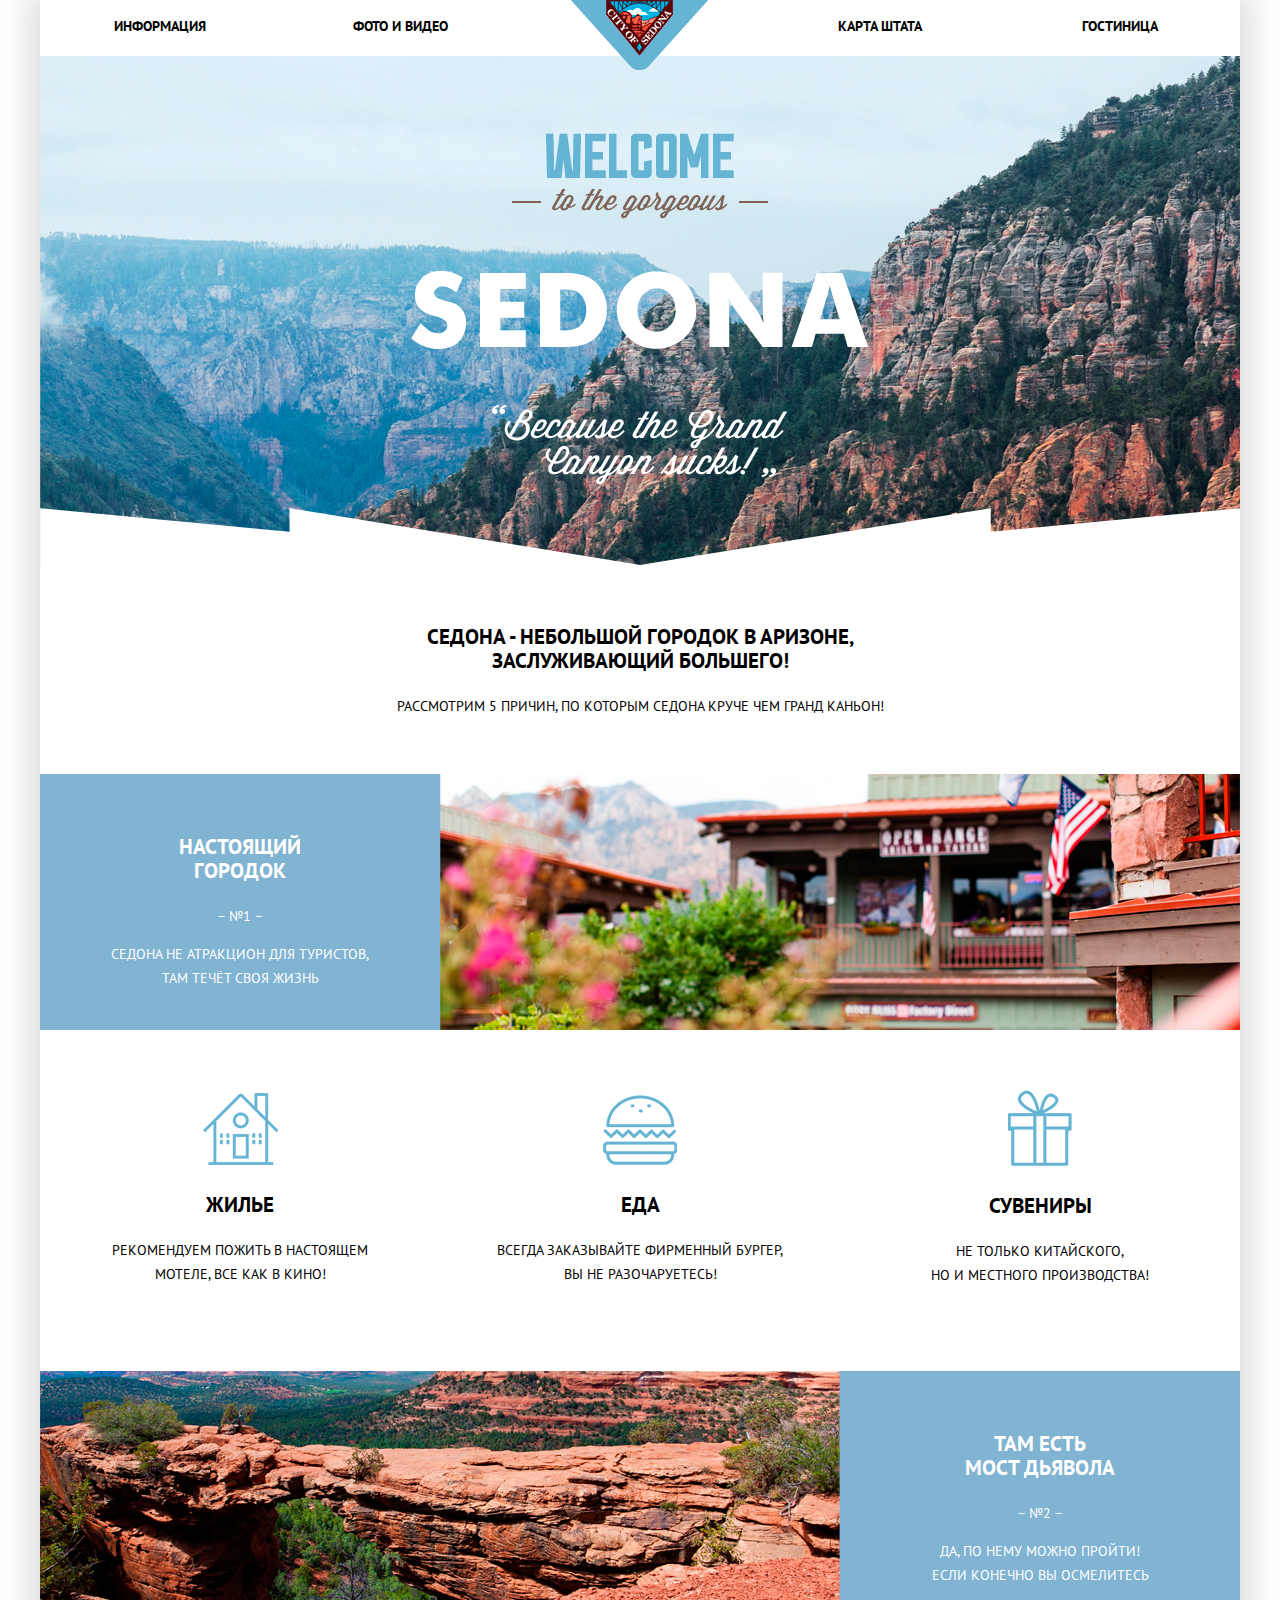
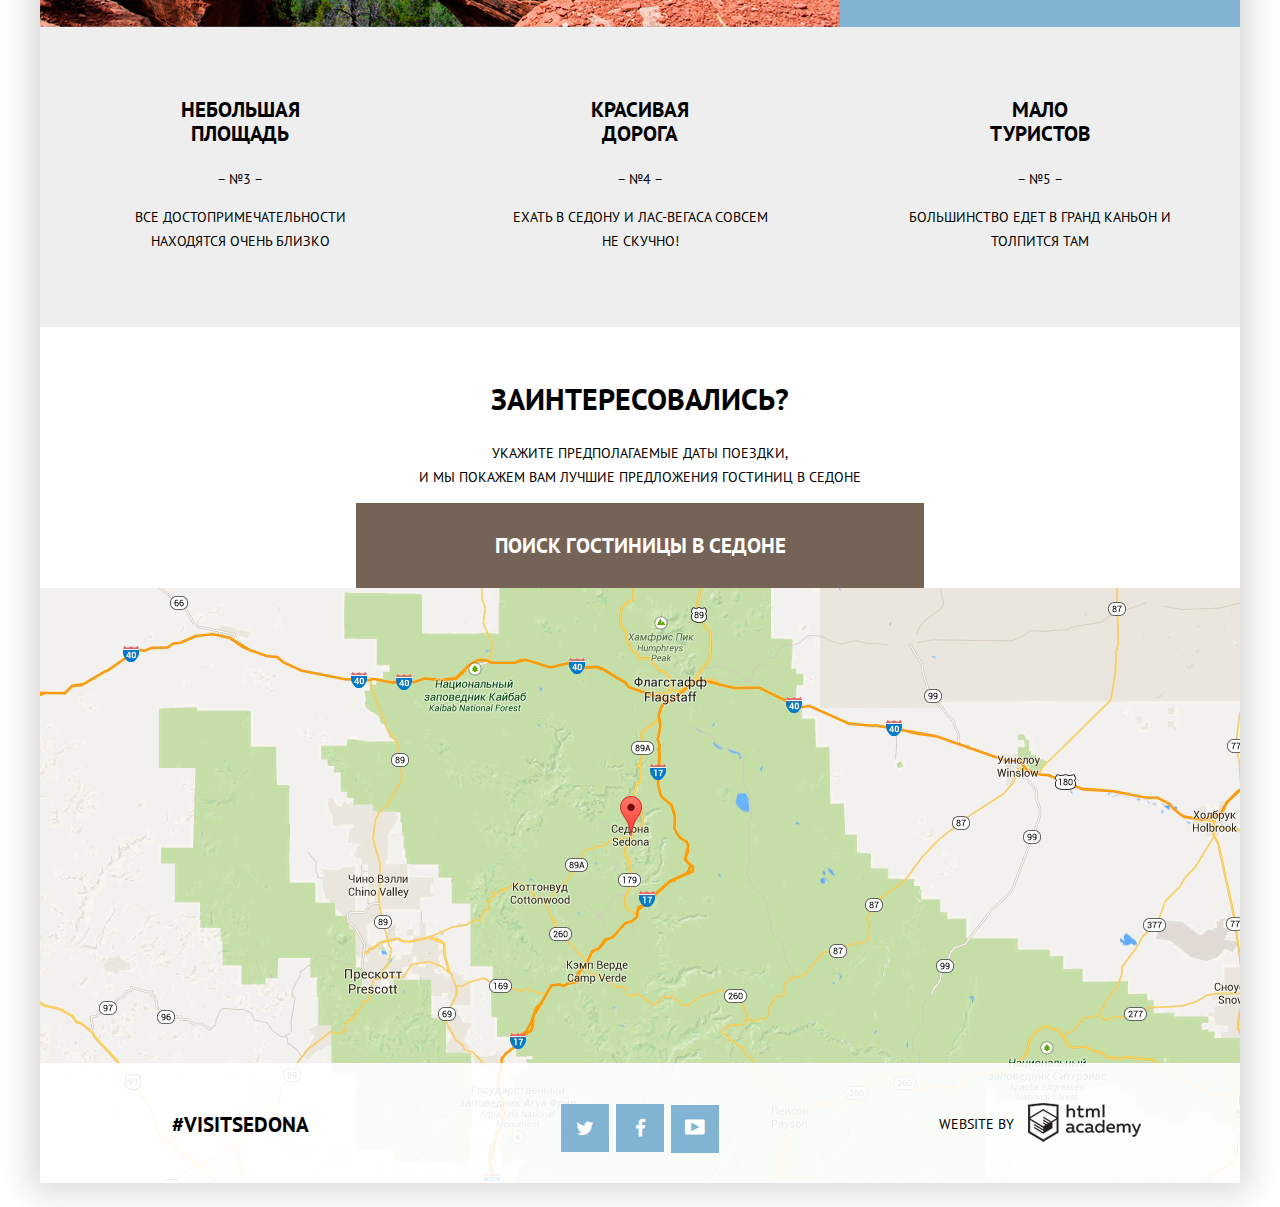
<file: index.html>
<!DOCTYPE html>
<html lang="ru">

<head>
    <meta charset="utf-8">
    <title>Главная страница</title>
    <link href='https://fonts.googleapis.com/css?family=PT+Sans:400,700&subset=latin,cyrillic' rel='stylesheet' type='text/css'>
    <link href="css/normalize.css" rel="stylesheet">
    <link href="css/style.css" rel="stylesheet">
</head>

<body>
    <div class="shadow">
    <header class="main-header">
        <nav class="main-navigation">
            <ul class="navigation">
                <li>
                    <a href="#" class="itext">Информация</a>
                </li><!----><li>
                    <a href="#" class="itext">Фото и видео</a>
                </li><!----><li>
                    <a href="index.html"><img src="img/logo.png" alt="#"></a>
                </li><!----><li>
                    <a href="#" class="itext">Карта штата</a>
                </li><!----><li>
                    <a href="hotels.html" class="itext">Гостиница</a>
                </li>
            </ul>
        </nav>
    </header>
    <main class="container clearfix">
        <section class="main-img">
            <img class="textimg" src="img/maintext.png" alt="#">
            <img class="botimg" src="img/mainbottom.png" alt="#">
        </section>
        <section class="descr-first">
            <h3>Седона - небольшой городок в Аризоне,<br> заслуживающий большего!</h3>
            <p>Рассмотрим 5 причин, по которым Седона круче чем Гранд Каньон!</p>
        </section>
        <section class="descr-second">
            <div class="lil-descr">
                <h3>Настоящий<br>Городок</h3>
                <span>&ndash; &#8470;1 &ndash;</span>
                <p>Седона не атракцион для туристов,
                    <br> там течёт своя жизнь</p>
            </div>
            <div class="middle-img">
                <img src="img/town.png" width="800px" height="256px" alt="#">
            </div>
        </section>
        <section class="descr-third clearfix">
            <div class="small-img"><img src="img/home.png" alt="#">
                <h3>Жилье</h3>
                <p>Рекомендуем пожить в настоящем
                    <br>мотеле, все как в кино!</p>
            </div>
            <div class="small-imgs"><img src="img/burger.png" alt="#">
                <h3>Еда</h3>
                <p>Всегда заказывайте фирменный бургер,
                    <br>вы не разочаруетесь!</p>
            </div>
            <div class="small-img"><img src="img/present.png" alt="#">
                <h3>Сувениры</h3>
                <p>Не только китайского,
                    <br>но и местного производства!</p>
            </div>
        </section>
        <section class="descr-fourth clearfix">
            <div class="middle-img">
                <img src="img/gc.png" width="800px" height="256px" alt="#">
            </div>
            <div class="lil-descrs">
                <h3>Там есть<br>мост дьявола</h3>
                <span>&ndash; &#8470;2 &ndash;</span>
                <p>Да, по нему можно пройти!
                    <br>Если конечно вы осмелитесь</p>
            </div>
        </section>
        <section class="descr-fifth clearfix">
            <div class="middle-descr">
                <h3>Небольшая<br>площадь</h3>
                <span>&ndash; &#8470;3 &ndash;</span>
                <p>Все достопримечательности
                    <br>находятся очень близко</p>
            </div>
            <div class="middle-descr">
                <h3>Красивая<br>дорога</h3>
                <span>&ndash; &#8470;4 &ndash;</span>
                <p>Ехать в Седону и Лас-Вегаса совсем
                    <br>не скучно!</p>
            </div>
            <div class="middle-descr">
                <h3>Мало<br>туристов</h3>
                <span>&ndash; &#8470;5 &ndash;</span>
                <p>Большинство едет в гранд каньон и
                    <br>толпится там</p>
            </div>
        </section>
            <div class="search-form-container">
                <div class="interested">
          <h3>Заинтересовались?</h3>
          <p>
            Укажите предполагаемые даты поездки,<br> 
            и мы покажем вам лучшие предложения гостиниц в Седоне
          </p>
        </div>
          <a class="search-btn" href="form.html">Поиск гостиницы в Седоне</a>
          <form class="search-form" action="https://echo.htmlacademy.ru" method="post">
            <div class="form-line clearfix">
              <label for="day-in">Дата заезда:</label>
              <input class="date field" type="text" id="day-in" name="in" value="14 апреля 2016">
              <div class="icon-calendar"></div>
            </div>
            <div class="form-line clearfix">
              <label for="day-out">Дата выезда:</label>
              <input class="date field" type="text" id="day-out" name="out" placeholder="20 июля 2016">
              <div class="icon-calendar"></div>
            </div>
            <div class="form-line clearfix">
              <div class="half-width">
                <label for="adult">Взрослые:</label>
                <div class="unit-container">
                  <button class="btn plus-btn" type="button">
                    <i class="icon-plus"></i>
                  </button>
                  <input class="unit field" type="text" name="adults" id="adult" step="1">
                  <button class="btn minus-btn" type="button">
                    <i class="icon-minus"></i>
                  </button>
                </div>
              </div><!--
           --><div class="half-width">
                <label for="kid">Дети:</label>
                <div class="unit-container clearfix">
                  <button class="btn plus-btn" type="button">
                    <i class="icon-plus"></i>
                  </button>
                  <input class="unit field" type="text" name="kids" id="kid" step="1">
                  <button class="btn minus-btn" type="button">
                    <i class="icon-minus"></i>
                  </button>
                </div>
              </div>
            </div>
            <button class="find-btn" type="button">НАЙТИ</button>
          </form>
        </div>
        </section>
        <section class="map">
            <iframe src="https://www.google.com/maps/embed?pb=!1m18!1m12!1m3!1d547373.9655721275!2d-112.08789631924752!3d34.83748638035086!2m3!1f0!2f0!3f0!3m2!1i1024!2i768!4f13.1!3m3!1m2!1s0x872da132f942b00d%3A0x5548c523fa6c8efd!2z0KHQtdC00L7QvdCwLCDQkNGA0LjQt9C-0L3QsCwg0KHQqNCQ!5e0!3m2!1sru!2sru!4v1454252427901" allowfullscreen></iframe>            
        </section>
    </main>  
    <footer class="info footer-home">
            <div class="last-block htag">
                <a class="htag" href="#">#Visitsedona</a>
            </div>
            <div class="last-block">
                <a class="social-btn social-btn-twitter" href="#"><i class="icon-twitter"></i>
                </a><!--
                --><a class="social-btn social-btn-fb" href="#"><i class="icon-facebook"></i>
                </a><!--
                --><a class="social-btn social-btn-youtube" href="#"><i class="icon-youtube"></i>
                </a>
            </div>
            <div class="last-block developer">
                <span class="webb">Website by</span><!--
                --><a href="https://htmlacademy.ru/">
                    <div class="academy"></div>
                </a>
            </div>
        </footer>
    <script>
      var link = document.querySelector(".search-btn");
      var searchForm = document.querySelector(".search-form");
      var date = searchForm.querySelector("#day-in");

      link.addEventListener("click", function(event) {
        event.preventDefault();
        if (searchForm.classList.contains("search-form-visible")) {
          searchForm.classList.remove("search-form-visible");
        } else {
          searchForm.classList.add("search-form-visible");
        };
        date.focus();
      });
    </script>
    </div>
</body>
</html>
</file>
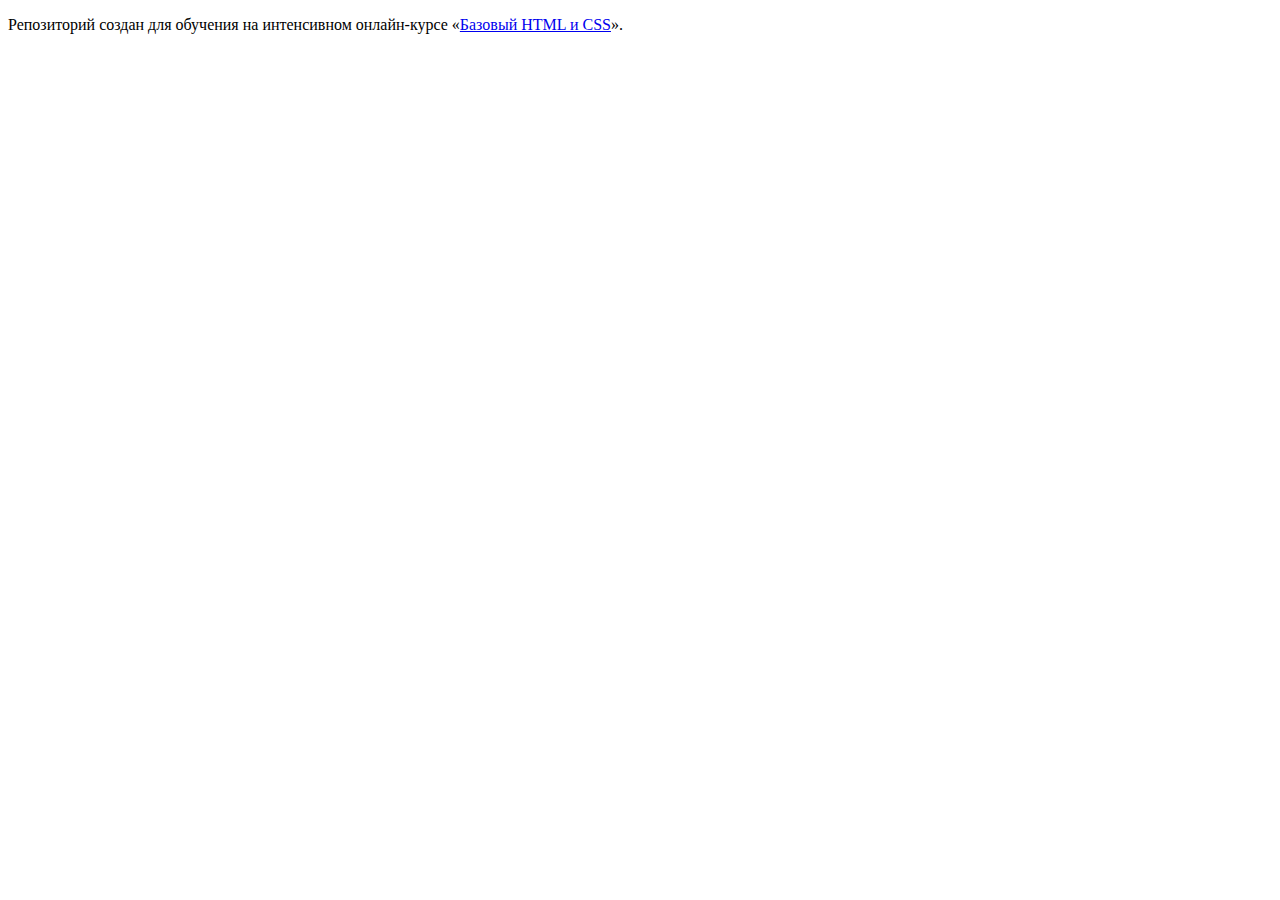
<file: master/index.html>
<!DOCTYPE html>
<html lang="ru">
  <head>
    <meta charset="utf-8">
    <title>HTML Academy: Седона</title>
    <base href="https://htmlacademy-htmlcss.github.io/172963-sedona/master/">
</head>
  <body>

    <p>Репозиторий создан для обучения на интенсивном онлайн‑курсе «<a href="https://htmlacademy.ru/intensive">Базовый HTML и CSS</a>».</p>

  </body>
</html>
</file>
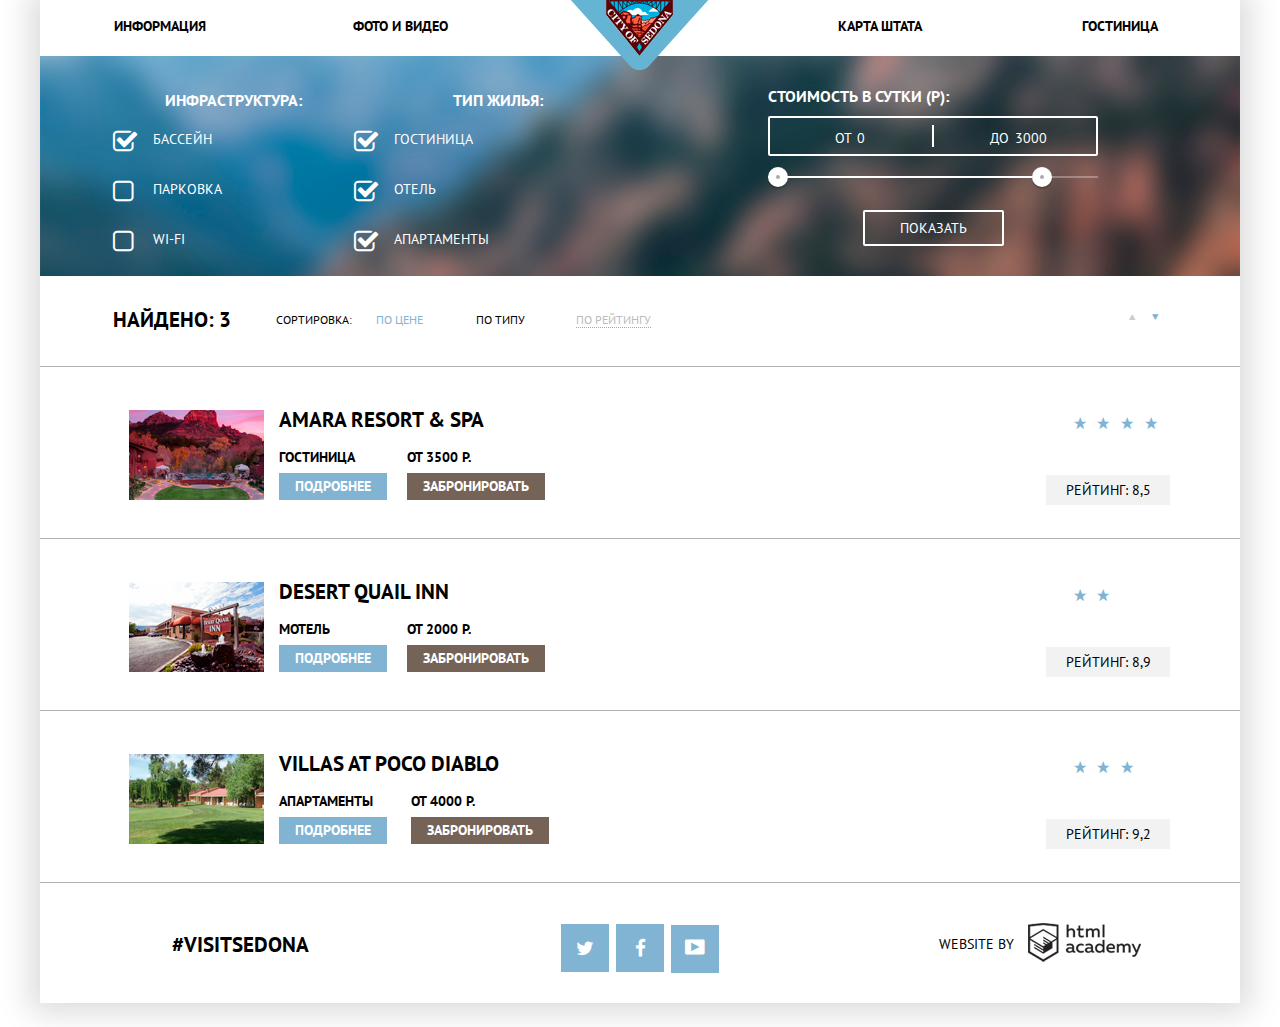
<file: hotels.html>
<!DOCTYPE html>
<html>

<head>
    <meta charset="utf-8">
    <title>Результаты поиска гостиниц в Седоне</title>
    <link href='https://fonts.googleapis.com/css?family=PT+Sans:400,700&subset=latin,cyrillic' rel='stylesheet' type='text/css'>
    <link href="css/normalize.css" rel="stylesheet">
    <link href="css/style.css" rel="stylesheet">
</head>

<body>
    <div class="shadow">
    <header class="main-header">
        <nav class="main-navigation">
            <ul class="navigation">
               <li>
                    <a href="#" class="itext">Информация</a>
                </li><!----><li>
                    <a href="#" class="itext">Фото и видео</a>
                </li><!----><li>
                    <a href="index.html"><img src="img/logo.png" alt="#"></a>
                </li><!----><li>
                    <a href="#" class="itext">Карта штата</a>
                </li><!----><li>
                    <a href="hotels.html" class="itext">Гостиница</a>
                </li>
            </ul>
        </nav>
    </header>
        <main class="container">
    <section class="hotel-search">
        <form class="filters" action="#" method="#">
            <div class="inf">
                <h2>Инфраструктура:</h2>
                <ul class="filter-infrastructure">
                    <li class="check">
                        <input type="checkbox" name="pooloption" id="option-pool" checked>
                        <label class="option-checkbox" for="option-pool">Бассейн</label>
                    </li>
                    <li class="check">
                        <input type="checkbox" name="parkingoption" id="option-parking">
                        <label class="option-checkbox" for="option-parking">Парковка</label>
                    </li>
                    <li class="check">
                        <input type="checkbox" name="wifioption" id="option-wifi">
                        <label class="option-checkbox" for="option-wifi">Wi-Fi</label>
                    </li>
                </ul>
            </div>
            <div class="type">
                <h2>Тип жилья:</h2>
                <ul class="filter-type">
                    <li class="check">
                        <input type="checkbox" name="innoption" id="option-inn" checked>
                        <label class="option-checkbox" for="option-inn">Гостиница</label>
                    </li>
                    <li class="check">
                        <input type="checkbox" name="hoteloption" id="option-hotel" checked>
                        <label class="option-checkbox" for="option-hotel">Отель</label>
                    </li>
                    <li class="check">
                        <input type="checkbox" name="apartmentoption" id="option-apartment" checked>
                        <label class="option-checkbox" for="option-apartment">Апартаменты</label>
                    </li>
                </ul>
            </div>
            <div class="filter-range">
      <div class="filter-range-title">Стоимость в сутки (р):</div>
      <div class="price-controls">
        <label class="min-price">от <input type="text" name="min-price" value="0"></label>
        <label class="max-price">до <input type="text" name="max-price" value="3000"></label>
      </div>
      <div class="range-controls">
        <div class="scale">
          <div class="bar"></div>
        </div>
        <div class="range-toggle range-toggle-min"></div>
        <div class="range-toggle range-toggle-max"></div>
      </div>
      <button class="btn-transparent" type="submit">Показать</button>
    </div>
        </form>
    </section>
    <section class="pref">
        <div class="found">
            <h3>Найдено: 3</h3>
        </div>
        <div class="sort">
            <span class="element">Сортировка:</span>
            <ul class="s-elements">
                <li class="elementf"><a href="#">По цене</a></li>
                <li class="elements"><a href="#">По типу</a></li>
                <li class="elementt"><a href="#">По рейтингу</a></li>
            </ul>
        </div>
        <div class="updown">
            <a class="icon-up-dir" href="#">
          </a>
            <a class="icon-down-dir" href="#">
          </a>
        </div>
    </section>
    <article class="hotel">
        <div class="hpicture">
            <img src="img/hotel1.png" width="135px" height="90px" alt="#">
        </div><!--
     --><div class="desk">
            <a href="#"><h1>Amara Resort &amp; Spa</h1></a> 
            <div class="abouth">
             <span>Гостиница</span>
                <a href="#" class="more">Подробнее</a>
            </div><!--
     --><div class="aboutb">
                <span>От 3500 Р.</span>
                <a href="#" class="book">Забронировать</a>
            </div>
     </div><!--
     --><div class="rating">
        <div class="stars">
            <i class="icon-star"></i>
            <i class="icon-star"></i>
            <i class="icon-star"></i>
            <i class="icon-star"></i>
            </div>
            <span class="ratio">Рейтинг: 8,5</span>
        </div>
    </article>
    <article class="hotel">
        <div class="hpicture">
            <img src="img/hotel2.png" width="135px" height="90px" alt="#"><!--
     --></div>
        <div class="desk">
            <a href="#"><h1>Desert Quail Inn</h1></a>
            <div class="abouth">
                <span>Мотель</span>
                <a href="#" class="more">Подробнее</a>
            </div><!--
     --><div class="aboutb">
                <span>От 2000 Р.</span>
                <a href="#" class="book">Забронировать</a>
            </div>
        </div><!--
     --><div class="rating">
            <div class="stars">
            <i class="icon-star"></i>
            <i class="icon-star"></i>
            </div>
            <span class="ratio">Рейтинг: 8,9</span>
        </div>
    </article>
    <article class="hotel">
        <div class="hpicture">
            <img src="img/hotel3.png" width="135px" height="90px" alt="#">
        </div>
        <div class="desk">
            <a href="#"><h1>Villas At Poco Diablo</h1></a>
            <div class="abouth">
                <span>Апартаменты</span>
                <a href="#" class="more">Подробнее</a>
            </div>
            <div class="aboutb">
                <span>От 4000 Р.</span>
                <a href="#" class="book">Забронировать</a>
            </div>
        </div>
        <div class="rating">
            <div class="stars">
            <i class="icon-star"></i>
            <i class="icon-star"></i>
            <i class="icon-star"></i>
            </div>
            <span class="ratio">Рейтинг: 9,2</span>
        </div>
    </article>
    </main>
        <footer class="info">
            <div class="last-block htag">
                <a href="#">#Visitsedona</a>
            </div>
            <div class="last-block">
                <a class="social-btn social-btn-twitter" href="#"><i class="icon-twitter"></i>
                </a><!--
                --><a class="social-btn social-btn-fb" href="#"><i class="icon-facebook"></i>
                </a><!--
                --><a class="social-btn social-btn-youtube" href="#"><i class="icon-youtube"></i>
                </a>
            </div>
            <div class="last-block developer">
                <span class="webb">Website by</span><!--
                --><a href="https://htmlacademy.ru/">
                    <div class="academy"></div>
                </a>
            </div>
        </footer>
    </div>
</body>
</html>
</file>
<file: css/style.css>
}*{ 
outline: 1px solid black; 
}



@font-face {
  font-weight: normal;
  font-style: normal;

  font-family: "symbols-sedona";
  src: url("../fonts/symbols-sedona.woff") format("woff"),
       url("../fonts/symbols-sedona.woff2") format("woff2");
}

[class^="icon-"]::before,
[class*=" icon-"]::before {
  display: inline-block;
  width: 1em;
  margin-right: 0.2em;
  margin-left: 0.2em;

  font-weight: normal;
  line-height: 1em;
  font-family: "symbols-sedona";
  text-align: center;
  text-transform: none;
  text-decoration: inherit;
  font-style: normal;
  font-variant: normal;

  speak: none;
}

.icon-facebook::before { content: "\66"; } /* "f" */
.icon-twitter::before { content: "\74"; } /* "t" */
.icon-up-dir::before { content: "\25b2"; } /* "▲" */
.icon-down-dir::before { content: "\25bc"; } /* "▼" */
.icon-star::before { content: "\2605"; } /* "★" */
.icon-check-off::before { content: "\2610"; } /* "☐" */
.icon-check-on::before { content: "\2611"; } /* "☑" */
.icon-calendar::before { content: "\e800"; } /* "" */
.icon-plus::before { content: "\e801"; } /* "" */
.icon-minus::before { content: "\e802"; } /* "" */
.icon-youtube::before { content: "\f39e"; } /* "" */




body {
    font-size:14px; 
    line-height:24px;
    font-weight: 400;
    font-family: "PT Sans", Arial, sans-serif;
    text-transform: uppercase;
}

.shadow {
    box-shadow: 0 0 30px 10px #dbdbdb;
    width: 1200px;
    margin: 0 auto;
}

h2 {
    font-size:16px; 
    line-height:26px;
    font-weight: bold;
    font-family:"PT Sans", arial, sans-serif;
    text-align: center;
    text-transform: uppercase;
}

h1 {
    font-size:21px; 
    line-height:26px;
    font-weight: 700;
    font-family:"PT Sans", Arial, sans-serif;
    text-transform: uppercase;
}

h3 {
    font-size:21px;
    font-weight: bold;
    font-family:"PT Sans", Arial, sans-serif;
    font-weight: 700;
}


.itext {
    display: block;
    font-size: 14px;
    font-weight: 700;
    padding-top: 13px;
   font-family:"PT Sans", Arial, sans-serif;
}

.itext:hover {
    color: #a3c7de;
}

.itext:active {
    color: #c7c7c7;
}

p {
    font-size: 14px;
}

ul{
    margin: 0;
    padding: 0;
}
ul li{
    list-style-type: none;
}
header, main, footer{
    margin: 0 auto;
}



.clearfix::after {
  content: "";

  display: table;
  clear: both;
}
.container {
    width: 1200px;
}
a {
    text-decoration: none;
    color: black;
}
.main-navigation, header {
  width: 1200px;
height: 56px;
}

header {
    height: 56px;
}

.main-img {
    width: 1200px;
    height: 509px;
    background-image: url(../img/mainphoto.png);
    background-color: #f2f2f2;
    margin-bottom: 60px;
}
.textimg {
    margin-left:371px;
   margin-top:77px;
}

.botimg {
  padding-top: 16px; 
}

.descr-first {
    margin-left: auto;
    margin-right: auto;
    margin-bottom: 56px;
    text-align: center;
}
.descr-second {
    margin-bottom: 60px;
    text-align: center;
}



.lil-descr {
    float: left;
    width: 400px;
    min-height: 216px;
    text-align: center;
    margin-bottom: 60px;
    background-color:#81b3d2;
    color: white;
    padding-top: 40px;
}
.middle-img {
    float: left;
    width: 800px;
    height: 256px;
    background-color: #81b3d2; 
}

.middle-img img {
    width: 800px;
    height: 256px;
}

.descr-third {
    float: left;
    width: 1200px;
    margin-bottom: 70px;
    text-align: center;
}
.small-img {
    float: left;
    width: 400px;
    text-align: center;
}
.small-img:first-child {
    padding-top: 3px;
    float: left;
    width: 400px;
    text-align: center;
}
.small-imgs {
    padding-top: 5px;
    float: left;
    width: 400px;
    text-align: center;
}


.descr-fifth {
    width: 1200px;
    margin-bottom: 60px;
    text-align: center;
}
.middle-descr {
    float:left; 
    width: 400px;
    background-color: #eeeeee;
    text-align: center;
    PADDING-TOP: 50PX;
    PADDING-BOTTOM: 60PX;
}
.lil-descrs {
    float: left;
    width: 400px;
    min-height: 216px;
    background-color:#81b3d2;
    text-align: center;
    color:white;
    padding-top: 40px;
}

.interested {
    text-align: center;
}


.interested h3{
    font-size: 30px;
}

.map {
    margin-bottom: 0;
}
footer {
    width: 1200px;
    height: 120px;
    text-align: center;
}

.footer-home{
    margin-top: -120px;
    position: absolute;
    background: rgba(255, 255, 255, 0.9);
}

.last-block {
    float: left;
    width: 400px;
    text-align: center;
    padding-top: 41px;
}

     .htag {
    font-size: 21px;
    font-weight: 700;
    font-family:"PT Sans", sans-serif;
    padding-top: 50px;
}







.developer, .webb{
    display: inline-block;
    vertical-align: middle;
}





.webb {
    margin-bottom: 30px;
    margin-right: 10px;
}

.form-line {
  position: relative;
  width: 458px;
  margin-bottom: 29px;
}

.social-btn{
display: inline-block;
background: #81b3d2;
width: 48px;
height: 36px;
padding-top: 12px;
margin-right: 7px;
font-size: 19px;
}

.social-btn:last-child {
    font-size: 23px;
    margin-right: 0;
    height: 38px;
    padding-top: 10px;
}

.social-btn:last-child {
    margin-right: 0;
}

.social-btn i{
    color: #ffffff;
}

.social-btn:hover{
    background: #669ec0;
}

.social-btn:active{
    background: #5496bd;
}

.social-btn:active i{
    color: #94b9d2;
}


.developer {
  padding: 40px 0;
  line-height: 26px;
}






.academy{
    display: inline-block;
    width: 113px;
    height: 39px;
    background-image: url(../img/academy.png);
    background-position: -5px -5px;
}


.academy:hover{
    background-position: -5px -54px;
}

.academy:active{
    background-position: -5px -103px;
}



.map{
    height: 595px;
    display:block;
    background: url(../img/map.png);
    background-color: #f2f2f2;
}

.fbutton {
    font-size:21px; 
    font-weight: 700;
    font-family:"PT Sans", Arial, sans-serif;
    width: 569px;
    height: 55px;
    background: #766357;
    color: white;
    margin-left: 300px;
    padding-top: 30px;
}

iframe{
    width: 1200px;
    height: 595px;
    border: 0;
}

.main-header {
   text-align: center;   
}
.navigation li {
    display: inline-block;
    width: 20%;
    height: 56px;
    vertical-align: top;
    text-align: center;
    font-size: 14px;
    line-height: 26px;
    font-family: "PT Sans", Arial, sans-serif;
    font-weight: 700;
}

.book {
    display: inline-block;
    padding: 3px 16px;
    margin-top: 5px;
    font-weight: bold;
    color: #ffffff;
    background-color: #766357;
    text-decoration: none;
}

.more {
    display: inline-block;
    padding: 3px 16px;
    margin-top: 5px;
    font-weight: bold;
    color: #ffffff;
    background-color: #81b3d2;
    text-decoration: none;
}

.icon-star {
    color: #81b3d2;
}

.hotel-search {
    width: 1200px;
    padding-top: 30px;
    padding-bottom: 30px;
    background: url(../img/filterbackground.png);
    color: white;
    background-position-y: 20%;
    background-color: #81b3d2;
}


.hotel-search input[type="checkbox"] {
  display: none;
}




.inf {
    float: left;
    width: 241px;
    margin-left: 73px;
    margin-top: -12px;
}
.type {
    float: left;
    width: 288px;
    margin-top: -12px;
}

.filter-type {
    font-size: 14px;
}

.filter-infrastructure {
    font-size: 14px;
} 

.filter-price {
    float: left;
    width: 327px;
    padding-left: 200px;
}


.pref {
    height: 90px;
    width: 1200px;
    border-bottom: 1px solid rgba(0, 0, 0, 0.3);
}
.found {
    float: left;
    width: 163px; 
    padding-left: 73px;
    padding-top: 11px;
}
.sort {
    float: left;
    width: 840px;
    padding-top: 3px;
}
.updown {
    float: left;
    width: 44px;
    margin-top: 29px;
    margin-left: 6px;
}

.icon-up-dir {
    width: 14px;
    color: #cccccc;
}

.icon-down-dir {
    width: 14px;
    color: #81b3d2;
}

.icon-up-dir:hover {
    color: black;
}

.icon-up-dir:active {
    color: #81b3d2;
}


.element {
    float: left;
    width: 100px;
    margin-top: 29px;
    font-size: 12px;      
}

.elementf  {
    float: left;
    width: 100px;
    margin-top: 29px;
    font-size: 12px;      
}

.elementf a  {
    color: #81b3d2;      
}


.elements {
    float: left;
    width: 100px;
    margin-top: 29px;
    font-size: 12px; 
    text-decoration-style: dotted;
}

.elementt a  {
    color: #bcbcbc;
    border-bottom: 1px dotted #81b3d2;       
}

.elementt a:hover  {
    color: #81b3d2;
    border-bottom: 1px dotted #81b3d2;       
}

.elementt a:active  {
    color: #000000;
    border-bottom: 0px;
}

.elementt {
    float: left;
    width: 100px;
    margin-top: 29px;
    font-size: 12px;      
}

.elementt a  {
    color: #bcbcbc;
    border-bottom: 1px dotted #81b3d2;       
}

.s-elements {
    width: 500px; 
}
.hotel {
    width: 1200px;
    padding: 30px 0;
    border-bottom: 1px solid rgba(0, 0, 0, 0.3);
    overflow: hidden;
}
.hpicture {
    float: left;
    width: 166px;
    padding-top: 13px;
    text-align: center;
    padding-left: 73px;
}

.hpicture img {
    width: 135px; 
    height: 90px;
    background-color: #f2f2f2;
}

.desk {
    float: left;
    width: 781px;
    margin-top: -4px;
}
.abouth {
    display: inline-block;
    width: 123px;
    height: 61px;
     font-size: 14px;
    line-height: 21px;
    font-family: "PT Sans", Arial, sans-serif;
    font-weight: 700;
}
.aboutb {
    display: inline-block;
    width: 143px;
    height: 61px;
    margin-left: 5px;
    font-size: 14px;
    line-height: 21px;
    font-family: "PT Sans", Arial, sans-serif;
    font-weight: 700;
}


.rating {
    float: left;
    width: 100px;
    padding-top: 94px;
    padding-left: 10px;
   font-size: 14px;
}

.stars {
    margin-top: -80px;
    margin-bottom: 40px;
}

.ratio {
    width: 100px; 
    float: right;
    padding: 3px 12px;
    background-color: #f2f2f2;
    text-align: center;
}
















.search-form-container {
  position: relative;
  width: 568px;
  margin: 0 auto;
}

.search-btn {
  display: block;
  width: 568px;
  margin: 0 auto;
  color: #ffffff;
  padding: 30px 0 29px;
  font-size: 21px;
  line-height: 26px;
  font-weight: bold;
  text-decoration: none;
  background: #766357;
    text-align: center;
}

.search-form {
  display: none;
  position: absolute;
  top: 85px;
  left: 0;
  width: 568px;
  padding: 57px 55px;
  margin: 0 auto;
  box-sizing: border-box;
  line-height: 26px;
  text-align: left;
  font-weight: bold;
  background: #ffffff;
  z-index: 1;
  margin-top: 20px;
}

.search-form-visible {
  display: block;
}

.search-form .form-line {
  position: relative;
  width: 458px;
  margin-bottom: 29px;
}

.sreach-form .form-line:nth-child(2) {
  margin-bottom: 30px;
}

.search-form label {
 float: left;
 padding: 6px 0;
}

.search-form .field {
  float: right;
  line-height: 26px;
  padding: 6px 10px;
  border: none;
  outline: none;
  box-sizing: border-box;
  text-transform: uppercase;
  background: #f2f2f2;
}

.search-form .field:hover {
  background: #ebebeb;
}

.search-form .field:focus {
  background: #ffffff;
  outline: 2px solid #e5e5e5;
}

.search-form .date {
  width: 346px;
  padding-right: 37px;
}

.search-form .icon-calendar {
  position: absolute;
  right: 6px;
  bottom: 0;
  font-size: 21px;
  line-height: 38px;
  color: #c2c2c2;
  cursor: pointer;
}

.search-form .icon-calendar:hover {
  color: #000000;
}

.search-form .icon-calendar:active {
  color: #81b3d2;
}

.search-form .half-width {
  display: inline-block;
  width: 50%;
  vertical-align: top;
  box-sizing: border-box;
}

.half-width .unit {
  width: 114px;
  padding-left: 50px;
}

.half-width:first-child .unit {
  margin-right: 3px;
}

.half-width:last-child label {
  margin-left: 50px;
}

.half-width .unit-container {
  position: relative;
}

.unit-container .btn {
  position: absolute;
  top: 0;
  padding: 6px 9px;
  line-height: 26px;
  color: #a9a9a9;
  background: transparent;
  border: none;
  outline: none;
}

.unit-container .btn:hover {
  color: #000000;
}

.unit-container .btn:active {
  color: #81b3d2;
}

.unit-container .plus-btn {
  left: 112px;
}

.unit-container .minus-btn {
  right: 0;
}

.half-width:first-child .minus-btn{
  right: 3px;
}

.search-form .find-btn {
  display: block;
  width: 458px;
  margin: 0 auto;
  margin-top: 54px;
  padding: 14px 10px 15px;
  box-sizing: border-box;
  font-size: 21px;
  line-height: 26px;
  color: #ffffff;
  background: #81b3d2;
  border: none;
  outline: none;
}

.search-form .find-btn:hover {
  background: #669ec0;
}

.search-form .find-btn:active {
  background: #5496bd;
}

.search-form .find-btn:active span {
  opacity: 0.3;
}






.filter-range {
  width: 330px;
    margin-left: 728px;
  color: #ffffff;
  text-transform: uppercase;
}

.filter-range-title {
  margin-bottom: 9px;

  font-weight: 600;
  font-size: 16px;
  line-height: 21px;
}

.price-controls {
  position: relative;
  
  height: 36px;
  margin-bottom: 20px;

  font-size: 0;

  border: 2px solid #ffffff;
  border-radius: 2px;
}

.price-controls::after {
  content: "";
  position: absolute;
  top: 50%;
  left: 50%;

  width: 2px;
  height: 22px;

  background: #ffffff;
  transform: translate(-50%, -50%);
}

.price-controls label {
  display: inline-block;

  font-size: 14px;
  line-height: 38px;
  vertical-align: top;

  cursor: pointer;
}

.price-controls .min-price,
.price-controls .max-price {
  width: 90px;
  padding-left: 65px;
}

.price-controls input {
  width: 50px;
  margin: 0;

  color: inherit;
  font: inherit;

  background: none;
  border: none;
  outline: none;
}

.range-controls {
  position: relative;

  margin-bottom: 32px;
}

.range-controls .scale {
  height: 2px;

  background: rgba(255, 255, 255, 0.3);
}

.range-controls .bar {
  width: 80%;
  height: 2px;

  background: #ffffff;
}

.range-toggle {
  position: absolute;
  top: -9px;

  width: 4px;
  height: 4px;

  background: #ababab;
  border: 8px solid #ffffff;
  border-radius: 50%;
  box-shadow: 0 2px 1px 0 rgba(0, 1, 1, 0.2);
  cursor: pointer;
}

.range-toggle:hover {
  background: #1c4f80;
}

.range-toggle-min {
  left: 0;
}

.range-toggle-max {
  left: 80%;
}

.btn-transparent {
  display: block;
  margin: 0 auto;
  padding: 6px 35px;

  font-size: 14px;
  line-height: 20px;
  color: #ffffff;
  text-transform: uppercase;

  background: transparent;
  border: 2px solid #ffffff;
  border-radius: 2px;
  outline: none;
  cursor: pointer;
}

.btn-transparent:hover {
  color: #000000;

  background: #ffffff;
}





.check:not(:last-child) {
  margin-bottom: 26px;
}

.check label {
  position: relative;
  margin-left: 40px;
  cursor: pointer;
}

.check label::before {
  content: '\2610';
  position: absolute;
  left: -40px;
  top: 0;
  font-family: "symbols-sedona";
  font-size: 26px;
}

.check input:checked + label::before {
  content: '\2611';
}

.check input:disabled + label {
  opacity: 0.3;
  cursor: inherit;
}
</file>
